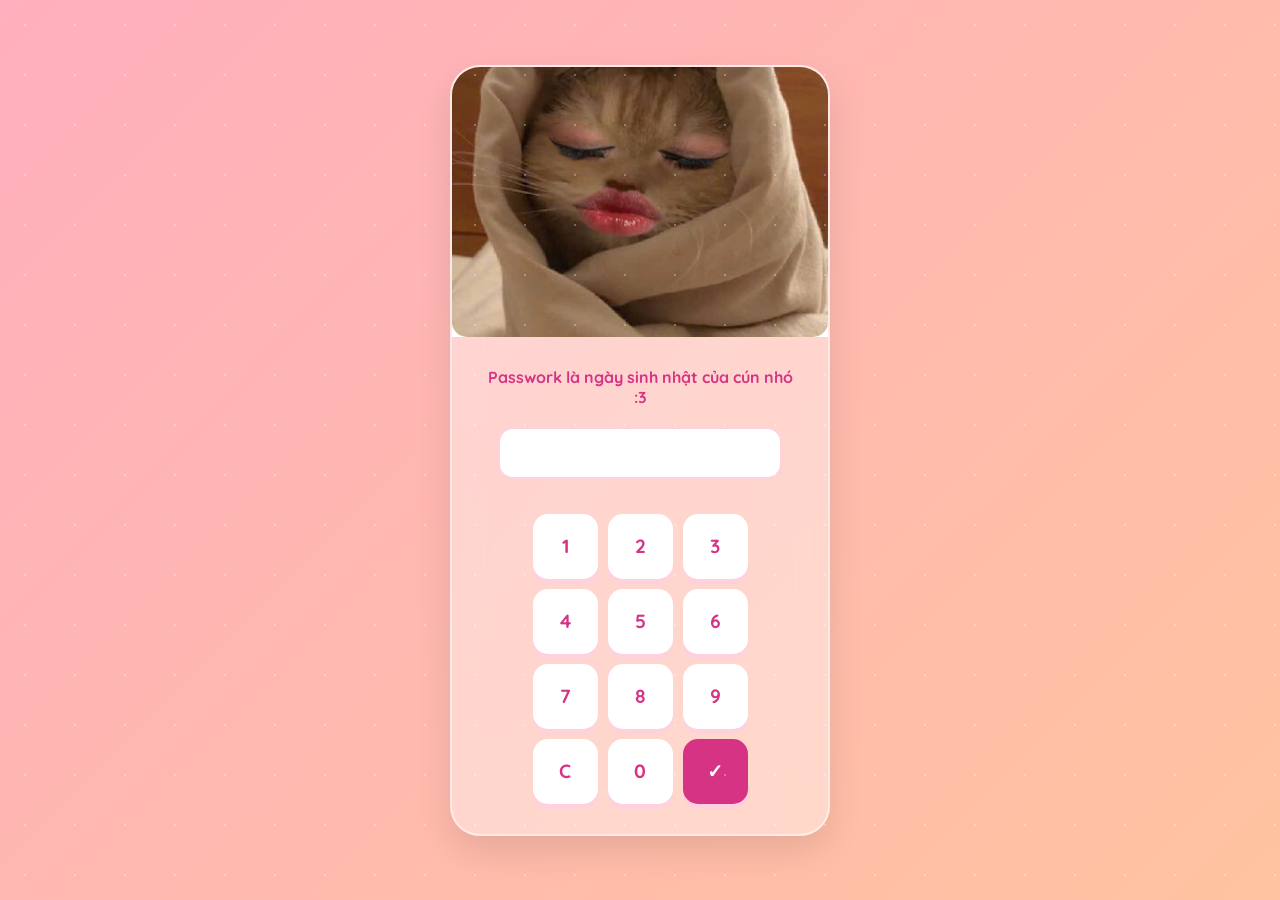
<file: index.html>
<!DOCTYPE html>
<html lang="vi">
<head>
    <meta charset="UTF-8">
    <meta name="viewport" content="width=device-width, initial-scale=1.0, maximum-scale=1.0, user-scalable=no">
    <title>Màn hình khóa tình yêu ❤️</title>
    <link rel="stylesheet" href="style_password.css">
    <style>
        .main-card { 
            width: 90%; max-width: 380px; height: auto; max-height: 92vh;
            display: flex; flex-direction: column; justify-content: center;
        }
        .image-section img { max-height: 30vh; object-fit: cover; border-radius: 15px; }
        .keypad { gap: 10px !important; margin-top: 10px; }
        .key { width: 65px !important; height: 65px !important; font-size: 1.2rem !important; }
        /* CSS bổ sung để hiệu ứng chạy được */
        .heart-effect { position: fixed; font-size: 24px; pointer-events: none; z-index: 9999; animation: flyUp 1s ease-out forwards; }
        @keyframes flyUp { 0% { transform: translate(-50%, -50%) scale(0.5); opacity: 1; } 100% { transform: translate(-50%, -150px) scale(1.5); opacity: 0; } }
        .shake { animation: shake 0.5s; }
        @keyframes shake { 0%, 100% { transform: translateX(0); } 25% { transform: translateX(-10px); } 75% { transform: translateX(10px); } }
    </style>
</head>
<body>
    <div class="main-card">
        <div class="image-section"><img src="img/ut.jpg" class="side-photo"></div>
        <div class="password-section">
            <p class="title-text">Passwork là ngày sinh nhật của cún nhó :3</p>
            <input type="password" id="passInput" class="pass-display" readonly>
            <div class="keypad" id="keypad">
                <script>
                    // SỬA LỖI 1: Thêm 'event' vào hàm onclick
                    for(let i=1; i<=9; i++) {
                        document.write(`<div class="key" onclick="addNumber(${i}, event)">${i}</div>`);
                    }
                </script>
                <div class="key btn-clear" onclick="clearPass()">C</div>
                <div class="key" onclick="addNumber(0, event)">0</div>
                <div class="key btn-check" onclick="checkPass()">✓</div>
            </div>
        </div>
    </div>

    <audio id="clickSound">
        <source src="music/click.mp3" type="audio/mpeg">
    </audio>

    <script>
        let correctPass = "160306"; 

        // SỬA LỖI 2: Gộp thành 1 hàm duy nhất và xử lý lỗi event
        function addNumber(n, event) {
            const input = document.getElementById('passInput');
            const sound = document.getElementById('clickSound');

            if(input.value.length < 6) {
                input.value += n;
                
                // Phát tiếng click
                if (sound) {
                    sound.currentTime = 0;
                    sound.play().catch(e => console.log("Cần chạm màn hình trước để bật nhạc"));
                }

                // Hiệu ứng trái tim (Chỉ chạy khi có event)
                if(event) {
                    const heart = document.createElement('div');
                    heart.innerText = '❤️';
                    heart.className = 'heart-effect';
                    heart.style.left = event.clientX + 'px';
                    heart.style.top = event.clientY + 'px';
                    document.body.appendChild(heart);
                    setTimeout(() => heart.remove(), 1000);
                }
            }
        }

        function clearPass() { document.getElementById('passInput').value = ""; }

        function checkPass() {
            const input = document.getElementById('passInput');
            const card = document.querySelector('.main-card');

            if(input.value === "160306") {
                window.location.href = 'wishes.html';
            } else {
                card.classList.add('shake');
                setTimeout(() => card.classList.remove('shake'), 500);
                alert("Sai ngày sinh rồi Cún iuuu!");
                clearPass();
            }
        }
    </script>
</body>
</html>
</file>
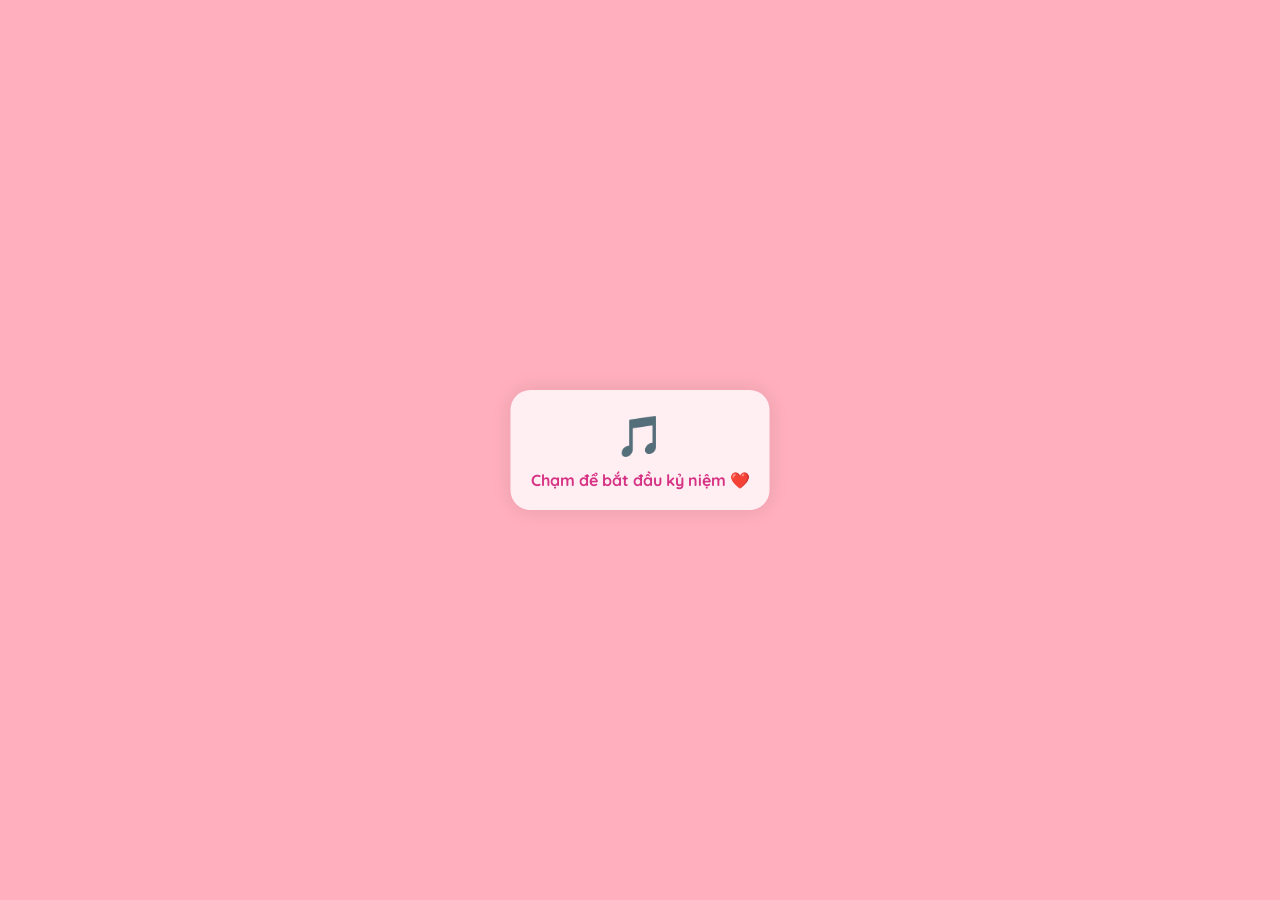
<file: gallery.html>
<!DOCTYPE html>
<html lang="vi">
<head>
    <meta charset="UTF-8">
    <meta name="viewport" content="width=device-width, initial-scale=1.0, maximum-scale=1.0, user-scalable=no">
    <title>Kỷ niệm của chúng mình ❤️</title>
    <link rel="stylesheet" href="style_intro.css">
</head>
<body>
    <div id="musicHint" onclick="startEverything()">
        <div style="font-size: 40px;">🎵</div>
        <div style="color: #d63384; font-weight: bold; margin-top: 10px;">Chạm để bắt đầu kỷ niệm ❤️</div>
    </div>

    <div class="intro-container" id="introContainer">
        <button id="btnStart" class="btn-next" style="display:none;">
            Tiếp nè :3
        </button>
    </div>

    <audio id="bgMusic" loop>
        <source src="music/intro.mp3" type="audio/mpeg">
    </audio>

    <style>
        #musicHint {
            position: fixed; top: 50%; left: 50%; 
            transform: translate(-50%, -50%); 
            z-index: 99999; text-align: center; 
            cursor: pointer; background: rgba(255,255,255,0.8); 
            padding: 20px; border-radius: 20px; 
            box-shadow: 0 0 20px rgba(0,0,0,0.1); 
            animation: pulse 1.5s infinite;
        }

        @keyframes pulse {
            0% { transform: translate(-50%, -50%) scale(1); }
            50% { transform: translate(-50%, -50%) scale(1.05); }
            100% { transform: translate(-50%, -50%) scale(1); }
        }

        .intro-container {
            width: 100%;
            height: 100vh;
            overflow: hidden;
            position: relative;
            background: #ffafbd;
        }

        .btn-next {
            position: fixed;
            left: 50%;
            bottom: 50px;
            transform: translateX(-50%);
            z-index: 1000;
            opacity: 0;
            transition: 0.5s;
        }
    </style>

    <script>
        const container = document.getElementById('introContainer');
        const totalPhotos = 51;
        const bgMusic = document.getElementById('bgMusic');
        let photoIndex = 1; // Biến đếm số thứ tự ảnh

        function startEverything() {
            if (bgMusic) {
                bgMusic.play().catch(e => console.log("iPhone chờ tương tác..."));
            }
            document.getElementById('musicHint').style.display = 'none';
            
            // Thay đổi ở đây: Gọi hàm tạo ảnh thưa dần thay vì vòng lặp for
            spawnPhotoSlowly();

            setTimeout(() => {
                const btn = document.getElementById('btnStart');
                btn.style.display = 'block';
                btn.onclick = () => window.location.href = 'contract.html'; 
                
                setTimeout(() => { 
                    btn.style.opacity = '1';
                }, 100);
            }, 15000);
        }

        // Hàm mới để tạo ảnh thưa ra
        function spawnPhotoSlowly() {
            if (photoIndex > totalPhotos) return; // Đã tạo hết ảnh thì dừng

            const img = document.createElement('img');
            img.src = `img/cun${photoIndex}.jpg`; 
            img.className = 'moving-photo';
            
            // Chỉnh tọa độ bay
            img.style.top = `${Math.random() * 80 + 5}vh`; 
            img.style.left = `-${Math.random() * 300 + 200}px`; 
            
            // Thời gian bay chậm rãi
            const duration = 18 + Math.random() * 10; 
            img.style.animationDuration = `${duration}s`;
            img.style.transform = `rotate(${Math.random() * 30 - 15}deg)`;

            img.onclick = function(e) {
                e.stopPropagation();
                this.classList.toggle('zoom');
            };

            container.appendChild(img);
            photoIndex++; // Tăng số thứ tự ảnh tiếp theo

            // Cứ mỗi 1.2 giây (1200ms) mới tạo thêm 1 tấm mới
            // Bạn có thể chỉnh 1200 thành 2000 nếu muốn thưa hơn nữa
            setTimeout(spawnPhotoSlowly, 1200); 
        }
    </script>
</body>
</html>
</file>
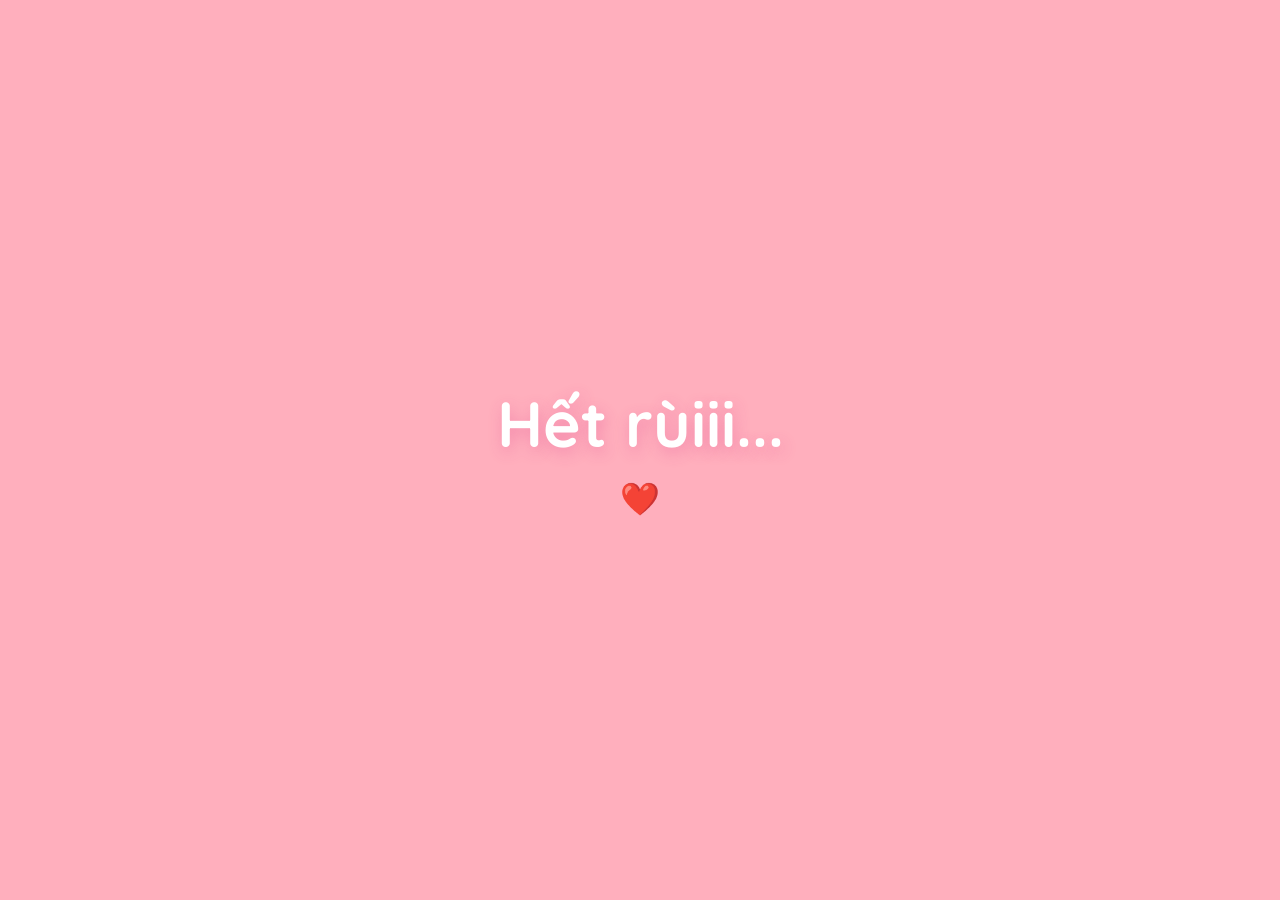
<file: the_end.html>
<!DOCTYPE html>
<html lang="vi">
<head>
    <meta charset="UTF-8">
    <meta name="viewport" content="width=device-width, initial-scale=1.0, maximum-scale=1.0, user-scalable=no">
    <title>Hết rùiii ❤️</title>
    <style>
        @import url('https://fonts.googleapis.com/css2?family=Quicksand:wght@700&display=swap');
        
        /* Cấu hình để căn giữa tuyệt đối */
        html, body {
            margin: 0;
            padding: 0;
            width: 100%;
            height: 100%;
            overflow: hidden;
            background: #ffafbd; /* Màu hồng đặc trưng của Anh Tuấn */
        }

        body {
            display: flex;
            justify-content: center; /* Căn giữa ngang */
            align-items: center;     /* Căn giữa dọc */
            font-family: 'Quicksand', sans-serif;
        }

        .container-end {
            text-align: center;
            opacity: 0;
            transform: translateY(30px);
            animation: fadeInUp 2s ease forwards; /* Hiệu ứng hiện hình nhẹ nhàng */
        }

        .end-text {
            font-size: clamp(2.5rem, 8vw, 4rem); /* Tự co giãn chữ theo màn hình */
            color: white;
            text-shadow: 2px 5px 15px rgba(214, 51, 132, 0.3);
            margin: 0;
        }

        .heart {
            font-size: 2rem;
            margin-top: 15px;
            display: inline-block;
            animation: beat 1s infinite alternate; /* Trái tim đập lãng mạn */
        }

        /* Hiệu ứng mượt mà */
        @keyframes fadeInUp {
            to {
                opacity: 1;
                transform: translateY(0);
            }
        }

        @keyframes beat {
            from { transform: scale(1); }
            to { transform: scale(1.3); }
        }
    </style>
</head>
<body>
    <div class="container-end">
        <h1 class="end-text">Hết rùiii...</h1>
        <div class="heart">❤️</div>
    </div>
</body>
</html>
</file>
<file: style_password.css>
/* --- 1. GIAO DIỆN CHUNG --- */
@import url('https://fonts.googleapis.com/css2?family=Quicksand:wght@500;700&display=swap');
/* Khung xương chống tràn cho mọi thiết bị */

* {
    margin: 0;
    padding: 0;
    box-sizing: border-box; /* Ép mọi thứ không được to hơn kích thước quy định */
}

html, body {
    width: 100%;
    height: 100%;
    overflow-x: hidden; /* Cấm tuyệt đối thanh cuộn ngang */
    overflow-y: hidden; /* Cấm thanh cuộn dọc nếu bạn muốn web dạng app */
    position: fixed;    /* Giữ khung hình đứng yên trên điện thoại */
}
* { margin: 0; padding: 0; box-sizing: border-box; }

body {
    background: linear-gradient(135deg, #ffafbd 0%, #ffc3a0 100%);
    height: 100vh;
    display: flex;
    justify-content: center;
    align-items: center;
    font-family: 'Quicksand', sans-serif;
    overflow: hidden;
    touch-action: manipulation; /* Tối ưu thao tác chạm trên mobile */
}

/* --- 2. KHUNG CHÍNH (MAIN CARD) --- */
.main-card {
    display: flex;
    background: rgba(255, 255, 255, 0.4);
    backdrop-filter: blur(15px);
    border-radius: 30px;
    width: 900px; /* Tăng chiều ngang cho Laptop */
    max-width: 95vw;
    height: 500px;
    max-height: 90vh;
    overflow: hidden;
    border: 2px solid rgba(255, 255, 255, 0.5);
    box-shadow: 0 15px 35px rgba(0,0,0,0.1);
}

/* Fix mobile: Quan trọng nhất */
@media (max-width: 768px) {
    .main-card {
        flex-direction: column;
        width: 100%;
        height: 100%;
        border-radius: 0; /* Full màn hình cho cảm giác app */
    }
    .image-section { height: 35vh; }
    .password-section { padding: 15px; }
    .keypad { gap: 8px; }
    .key { padding: 12px; font-size: 1rem; }
}
/* Phần ảnh bên trái */
.image-section {
    flex: 1;
    background: white;
}

.side-photo {
    width: 100%;
    height: 100%;
    object-fit: cover;
    display: block;
}

/* Phần bàn phím bên phải */
.password-section {
    flex: 1.2;
    padding: 30px;
    text-align: center;
    display: flex;
    flex-direction: column;
    justify-content: center;
    align-items: center;
}

.title-text {
    color: #d63384;
    font-weight: bold;
    margin-bottom: 20px;
}

.pass-display {
    width: 90%;
    font-size: 24px;
    padding: 10px;
    border: 2px solid #ffd1dc;
    border-radius: 15px;
    margin-bottom: 25px;
    text-align: center;
    color: #d63384;
    background: white;
}

/* --- 3. BÀN PHÍM SỐ (KEYPAD) --- */
.keypad {
    display: grid;
    grid-template-columns: repeat(3, 1fr);
    gap: 12px;
}

.key {
    background: #fff;
    padding: 15px 25px;
    border-radius: 15px;
    font-weight: 700;
    color: #d63384;
    cursor: pointer;
    box-shadow: 0 4px 0 #ffd1dc;
    transition: 0.2s;
    user-select: none;
}

.key:active {
    transform: translateY(4px);
    box-shadow: none;
}

.btn-clear { background: #ffe5ec; }
.btn-check { background: #d63384; color: #fff; }

/* --- CẬP NHẬT HIỆU ỨNG NÚT BẤM --- */
.key {
    background: #fff;
    padding: 15px 25px;
    border-radius: 15px;
    font-weight: 700;
    color: #d63384;
    cursor: pointer;
    /* Tạo chiều sâu cho nút */
    box-shadow: 0 5px 0 #ffd1dc; 
    transition: all 0.1s ease;
    user-select: none;
    display: flex;
    justify-content: center;
    align-items: center;
    font-size: 1.2rem;
}

/* Hiệu ứng khi di chuột qua (Hover) */
.key:hover {
    background: #fff0f5;
    transform: translateY(-2px);
    box-shadow: 0 7px 0 #ffd1dc;
}

/* Hiệu ứng khi bấm xuống (Active) - Cực kỳ quan trọng */
.key:active {
    transform: translateY(4px); /* Nút lún xuống */
    box-shadow: 0 1px 0 #ffd1dc; /* Giảm bóng đổ tạo cảm giác đã bấm */
    background: #ffd1dc;
    color: white;
}

/* Nút Xóa (C) có màu khác biệt một chút */
.btn-clear {
    background: #fff5f7;
    color: #ff4d6d;
}
.btn-clear:hover { background: #ffe5ec; }

/* Nút Xác nhận (✓) nổi bật nhất */
.btn-check {
    background: #d63384;
    color: white;
    box-shadow: 0 5px 0 #a31d5d;
}
.btn-check:hover {
    background: #e83e8c;
    box-shadow: 0 7px 0 #a31d5d;
}
.btn-check:active {
    box-shadow: 0 1px 0 #a31d5d;
}

/* Hiệu ứng rung nhẹ khi nhập sai (Thêm vào class này bằng JS nếu muốn) */
.shake {
    animation: shake 0.5s;
}
@keyframes shake {
    0%, 100% { transform: translateX(0); }
    25% { transform: translateX(-5px); }
    75% { transform: translateX(5px); }
}
/* --- HIỆU ỨNG NÚT BẤM MÀU XANH BIỂN NHẠT --- */
.key {
    background: #fff;
    padding: 15px 25px;
    border-radius: 15px;
    font-weight: 700;
    color: #d63384; /* Giữ màu chữ hồng đặc trưng */
    cursor: pointer;
    box-shadow: 0 5px 0 #ffd1dc; /* Đổ bóng hồng nhạt cho đồng bộ */
    transition: all 0.1s ease;
    user-select: none;
    display: flex;
    justify-content: center;
    align-items: center;
}

/* Khi di chuột qua (Hover) */
.key:hover {
    background: #f0f8ff; /* Màu xanh Alice (xanh biển cực nhạt) */
    transform: translateY(-2px);
}

/* KHI ẤN VÀO (Đây là phần bạn yêu cầu) */
.key:active {
    background: #add8e6 !important; /* Màu Light Blue (Xanh biển nhạt) */
    color: #0056b3; /* Đổi màu chữ sang xanh đậm cho dễ nhìn trên nền xanh nhạt */
    transform: translateY(4px); /* Hiệu ứng lún nút xuống */
    box-shadow: 0 1px 0 #87ceeb; /* Giảm bóng đổ khi nhấn */
}

/* Giữ nguyên màu cho nút Xác nhận để dễ phân biệt */
.btn-check {
    background: #d63384;
    color: white;
}
.btn-check:active {
    background: #00bfff !important; /* Xanh biển đậm hơn một chút khi nhấn xác nhận */
}
/* Hiệu ứng hạt lấp lánh bay lơ lửng */
body::after {
    content: "";
    position: fixed;
    top: 0; left: 0;
    width: 100%; height: 100%;
    background-image: radial-gradient(circle, #fff 1px, transparent 1px);
    background-size: 50px 50px;
    opacity: 0.3;
    animation: sparkle 10s linear infinite;
    pointer-events: none;
    z-index: 1;
}

@keyframes sparkle {
    from { transform: translateY(0); }
    to { transform: translateY(-500px); }
}
.heart-effect {
    position: fixed;
    font-size: 24px;
    pointer-events: none; /* Không làm vướng khi bấm liên tục */
    z-index: 9999;
    animation: flyUp 1s ease-out forwards;
}

@keyframes flyUp {
    0% {
        transform: translate(-50%, -50%) scale(0.5);
        opacity: 1;
    }
    100% {
        transform: translate(-50%, -150px) scale(1.5);
        opacity: 0;
    }
}
</file>
<file: style_intro.css>
@import url('https://fonts.googleapis.com/css2?family=Quicksand:wght@700&display=swap');

/* 1. KHUNG XƯƠNG CHỐNG TRÀN TUYỆT ĐỐI */
* {
    margin: 0;
    padding: 0;
    box-sizing: border-box;
}

html, body {
    width: 100%;
    height: 100%;
    overflow: hidden;
    position: fixed; /* Giữ khung hình đứng yên trên iPhone */
    background: #ffafbd;
    font-family: 'Quicksand', sans-serif;
}

.intro-container {
    width: 100vw;
    height: 100vh;
    position: relative;
    overflow: hidden;
    display: flex;
    justify-content: center;
    align-items: center;
}

/* 2. ĐỊNH DẠNG ẢNH BAY (GALLERY) */
.moving-photo {
    position: absolute;
    left: -250px;
    /* Giảm kích thước ảnh xuống một chút để tạo không gian trống */
    width: clamp(90px, 18vw, 130px); 
    height: auto;
    border: 4px solid white;
    border-bottom: 15px solid white; /* Kiểu Polaroid thanh mảnh hơn */
    border-radius: 5px;
    box-shadow: 0 4px 10px rgba(0,0,0,0.15);
    cursor: pointer;
    
    animation: moveAcross linear infinite;
    /* Giúp chuyển động mượt mà và không bị giật khi giãn cách */
    transition: transform 0.3s ease, box-shadow 0.3s ease; 
    z-index: 10;
}
.moving-photo.glowing {
    /* Phát sáng lóa màu Pink Pastel cực mạnh */
    box-shadow: 0 0 50px rgba(255, 175, 189, 0.9),
                0 0 80px rgba(214, 51, 132, 0.6);
    
    /* Thu nhỏ nhẹ một chút tạo cảm giác như Cún đang ấn xuống */
    transform: scale(0.9) !important;
    
    z-index: 1000; /* Nổi hẳn lên */
}
/* Hiệu ứng Zoom khi chạm vào ảnh */
.moving-photo.zoom {
    transform: scale(2) rotate(0deg) !important; /* Phóng to gấp đôi */
    z-index: 1000;
    
    /* Phát sáng nhẹ hơn sau khi zoom */
    box-shadow: 0 0 30px rgba(255, 175, 189, 0.5);
    
    animation-play-state: paused; /* Tạm dừng bay khi đang zoom */
}

@keyframes moveAcross {
    0% { left: -250px; opacity: 0; }
    10% { opacity: 1; }
    90% { opacity: 1; }
    100% { left: 110vw; opacity: 0; }
}

/* 3. NÚT TIẾP TỤC (XUẤT HIỆN SAU 5S) */
.btn-next {
    position: relative;
    z-index: 1100;
    background: #d63384;
    color: white;
    border: none;
    padding: 15px 40px;
    border-radius: 35px;
    font-size: 1.3rem;
    font-weight: bold;
    cursor: pointer;
    box-shadow: 0 10px 25px rgba(214, 51, 132, 0.4);
    z-index: 9999 !important;
    /* Trạng thái ẩn ban đầu */
    display: none; 
    opacity: 0;
    transform: scale(0.8);
    transition: opacity 1s ease, transform 0.8s cubic-bezier(0.175, 0.885, 0.32, 1.275);
}

.btn-next:hover {
    transform: scale(1.1);
    background: #e83e8c;
}

/* 4. TỐI ƯU RIÊNG CHO MOBILE (IPHONE) */
@media (max-width: 600px) {
    .moving-photo {
        width: 115px;
        border-width: 3px;
        border-bottom-width: 12px;
    }
    .btn-next {
        font-size: 1.1rem;
        padding: 12px 30px;
    }
}
</file>
